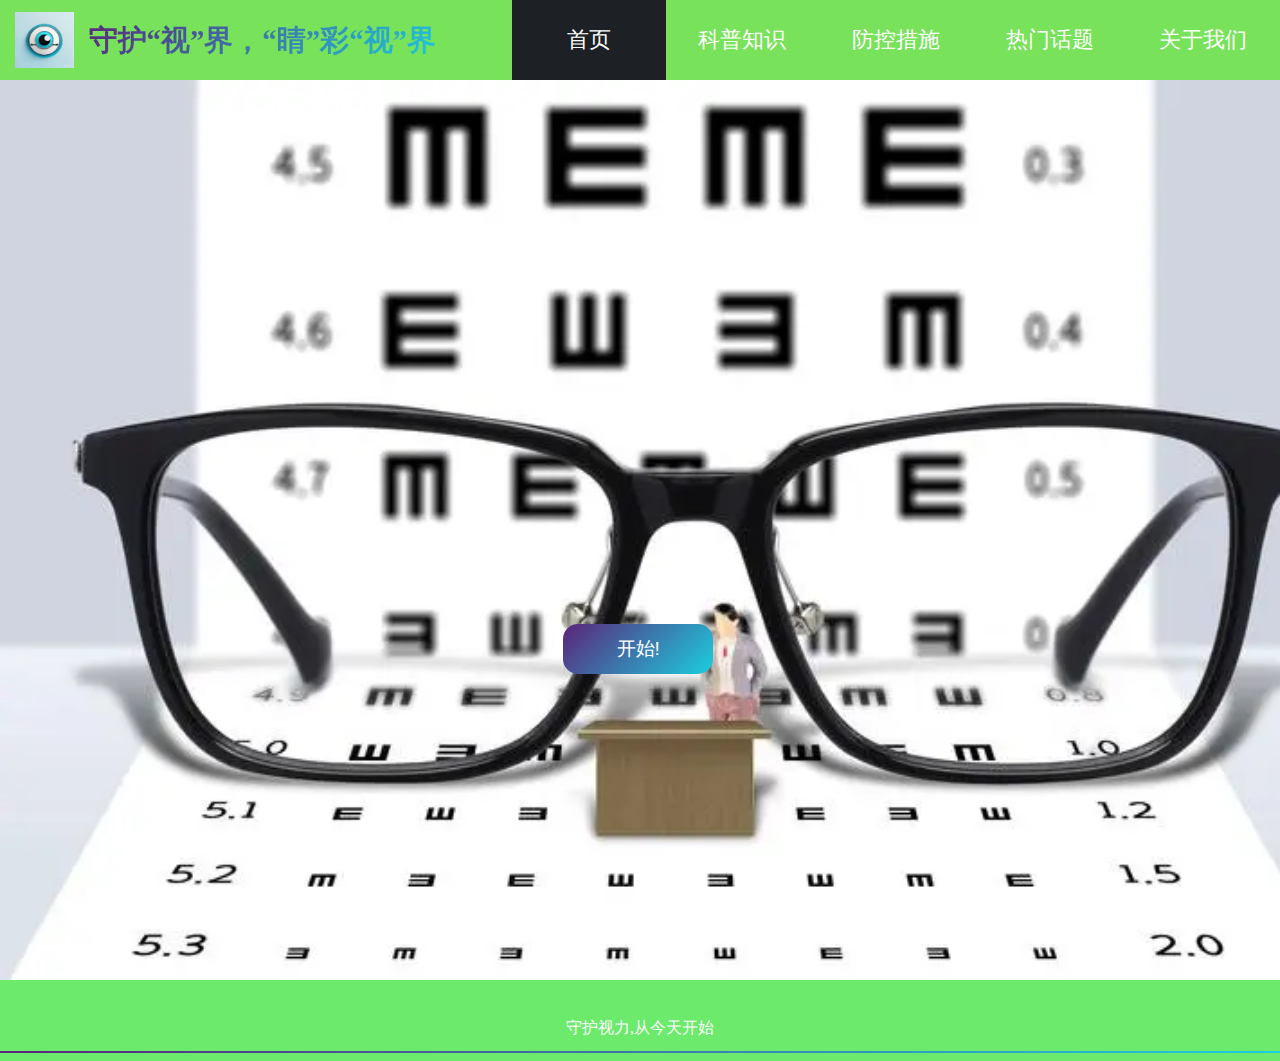
<file: 近视科普/src/index.html>
<!DOCTYPE html>
<html lang="en">
<head>
    <meta charset="UTF-8">
    <title>首页</title>
    <!--清空样式-->
    <link rel="stylesheet" href="./css/base/reset.css">
    <!--默认样式-->
    <link rel="stylesheet" href="./css/base/default.css">
    <!--index页-->
    <link rel="stylesheet" href="./css/index.css">
    <script src="./js/index.js"></script>
</head>
<body>

    <!--header-->
    <ast-header nav-selected="0"></ast-header>
    <script src="./js/ast-header.js"></script>

    <!--main-->
    
    <main style="background-image: url('./img/bg1.png');">
        <button id="start_btn">开始!</button>
    </main>

    <!--footer-->
    <ast-footer></ast-footer>
    <script src="js/ast-footer.js"></script>
</body>
</html>
</file>
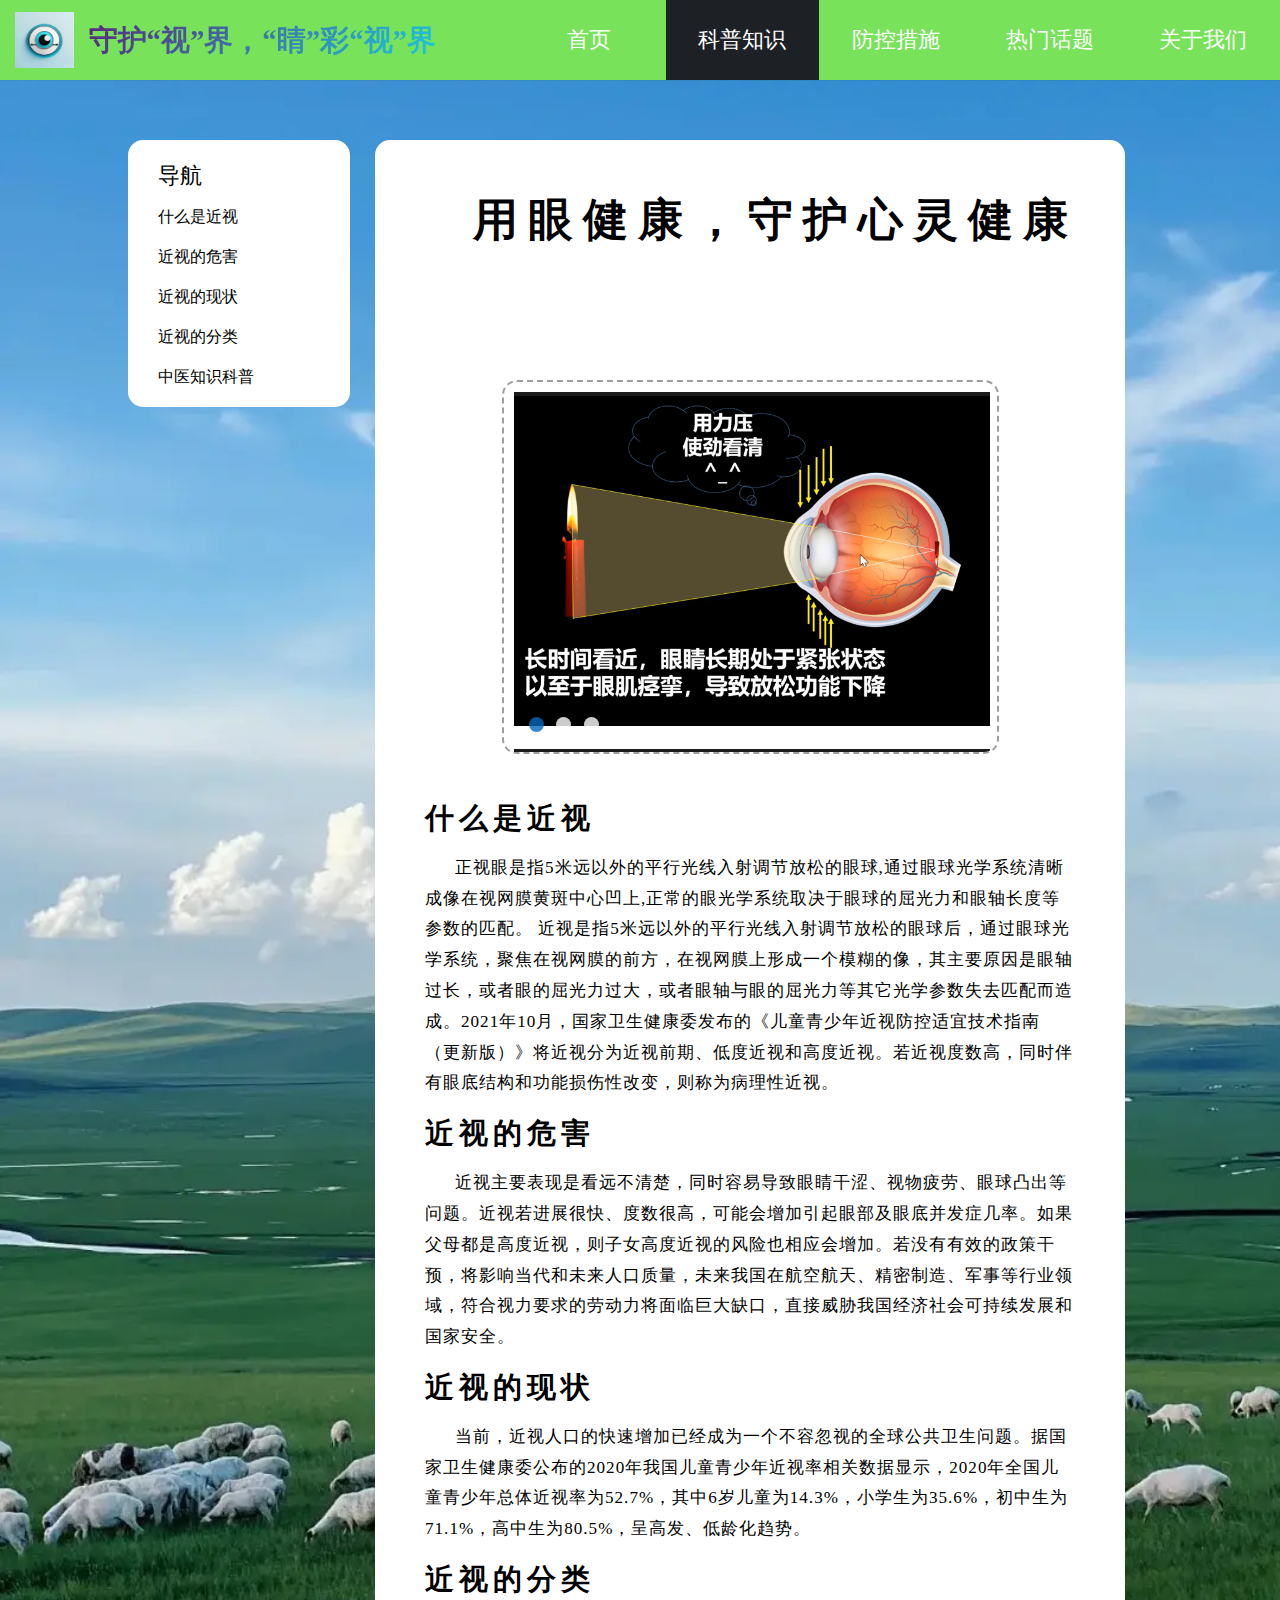
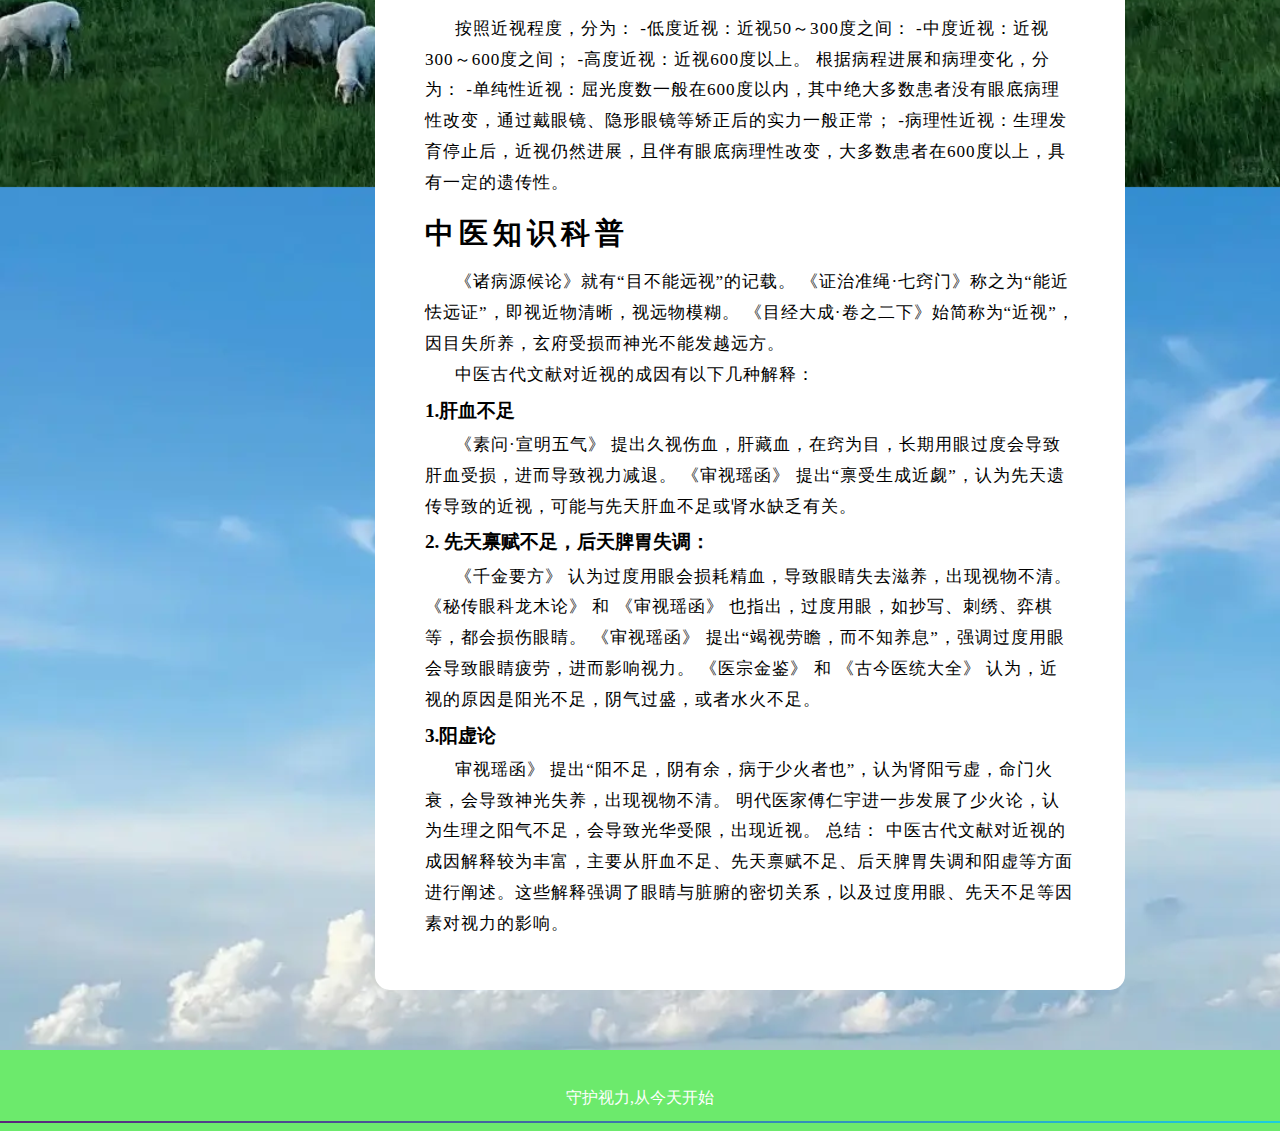
<file: 近视科普/src/nav1-page1.html>
<!DOCTYPE html>
<html lang="en">
<head>
    <meta charset="UTF-8">
    <title>用眼健康，守护心灵健康</title>
    <!--清空样式-->
    <link rel="stylesheet" href="css/base/reset.css">
    <!--默认样式-->
    <link rel="stylesheet" href="css/base/default.css">
    <!--容器样式-->
    <link rel="stylesheet" href="css/container.css">
    <!--内容区样式-->
    <link rel="stylesheet" href="css/content.css">
</head>
<body>
    <!--header-->
    <ast-header nav-selected="1"></ast-header>
    <script src="js/ast-header.js"></script>

    <!--main-->
    <main style="background-image: url('img/bg_container.jpg');">
        <div id="view_container">

            <!--侧边栏-->
            <div id="sidebar_container">
                <side-bar></side-bar>
            </div>

            <!--内容-->
            <div id="content_container">

                <!--标题-->
                <div id="content_title">用眼健康，守护心灵健康</div>

                <!--轮播图-->
                <carousel-image>
                    <img src="img/carousel/jinshi_1.png" alt="近视1" >
                    <img src="img/carousel/jinshi_2.png" alt="近视2" >
                    <img src="img/carousel/jinshi_3.png" alt="近视3" >
                </carousel-image>
                <script src="js/carousel-image.js"></script>

                <!--内容区-->
                <div id="content">
                    <h1>什么是近视</h1>
                        <p>
                            正视眼是指5米远以外的平行光线入射调节放松的眼球,通过眼球光学系统清晰成像在视网膜黄斑中心凹上,正常的眼光学系统取决于眼球的屈光力和眼轴长度等参数的匹配。                         近视是指5米远以外的平行光线入射调节放松的眼球后，通过眼球光学系统，聚焦在视网膜的前方，在视网膜上形成一个模糊的像，其主要原因是眼轴过长，或者眼的屈光力过大，或者眼轴与眼的屈光力等其它光学参数失去匹配而造成。2021年10月，国家卫生健康委发布的《儿童青少年近视防控适宜技术指南（更新版）》将近视分为近视前期、低度近视和高度近视。若近视度数高，同时伴有眼底结构和功能损伤性改变，则称为病理性近视。
                        </p>
                    <h1>近视的危害</h1>
                        <p>
                            近视主要表现是看远不清楚，同时容易导致眼睛干涩、视物疲劳、眼球凸出等问题。近视若进展很快、度数很高，可能会增加引起眼部及眼底并发症几率。如果父母都是高度近视，则子女高度近视的风险也相应会增加。若没有有效的政策干预，将影响当代和未来人口质量，未来我国在航空航天、精密制造、军事等行业领域，符合视力要求的劳动力将面临巨大缺口，直接威胁我国经济社会可持续发展和国家安全。
                        </p>
                    <h1>近视的现状</h1>
                        <p>
                            当前，近视人口的快速增加已经成为一个不容忽视的全球公共卫生问题。据国家卫生健康委公布的2020年我国儿童青少年近视率相关数据显示，2020年全国儿童青少年总体近视率为52.7%，其中6岁儿童为14.3%，小学生为35.6%，初中生为71.1%，高中生为80.5%，呈高发、低龄化趋势。
                        </p>
                    <h1>近视的分类</h1>
                        <P>
                                按照近视程度，分为：
                                -低度近视：近视50～300度之间：
                                -中度近视：近视300～600度之间；
                                -高度近视：近视600度以上。
                                根据病程进展和病理变化，分为：
                                -单纯性近视：屈光度数一般在600度以内，其中绝大多数患者没有眼底病理性改变，通过戴眼镜、隐形眼镜等矫正后的实力一般正常；
                                -病理性近视：生理发育停止后，近视仍然进展，且伴有眼底病理性改变，大多数患者在600度以上，具有一定的遗传性。
                        </P>
                    <h1>中医知识科普</h1>
                        <p>
                            《诸病源候论》就有“目不能远视”的记载。 《证治准绳·七窍门》称之为“能近怯远证”，即视近物清晰，视远物模糊。 《目经大成·卷之二下》始简称为“近视”，因目失所养，玄府受损而神光不能发越远方。
                        </p>
                        <p>
                            中医古代文献对近视的成因有以下几种解释：
                        </p>
                        <h2>1.肝血不足</h2>
                            <p>
                            《素问·宣明五气》 提出久视伤血，肝藏血，在窍为目，长期用眼过度会导致肝血受损，进而导致视力减退。
                            《审视瑶函》 提出“禀受生成近觑”，认为先天遗传导致的近视，可能与先天肝血不足或肾水缺乏有关。
                            </p>
                        <h2>2. 先天禀赋不足，后天脾胃失调：</h2>
                            <p>
                                《千金要方》 认为过度用眼会损耗精血，导致眼睛失去滋养，出现视物不清。
                                《秘传眼科龙木论》 和 《审视瑶函》 也指出，过度用眼，如抄写、刺绣、弈棋等，都会损伤眼睛。
                                《审视瑶函》 提出“竭视劳瞻，而不知养息”，强调过度用眼会导致眼睛疲劳，进而影响视力。
                                《医宗金鉴》 和 《古今医统大全》 认为，近视的原因是阳光不足，阴气过盛，或者水火不足。
                            </p>
                        <h2>3.阳虚论</h2>
                            <p>
                                审视瑶函》 提出“阳不足，阴有余，病于少火者也”，认为肾阳亏虚，命门火衰，会导致神光失养，出现视物不清。
                                明代医家傅仁宇进一步发展了少火论，认为生理之阳气不足，会导致光华受限，出现近视。
                                总结：
                                中医古代文献对近视的成因解释较为丰富，主要从肝血不足、先天禀赋不足、后天脾胃失调和阳虚等方面进行阐述。这些解释强调了眼睛与脏腑的密切关系，以及过度用眼、先天不足等因素对视力的影响。
                            </p>
                </div>
            </div>

            <!--动态设置侧边栏-->
            <script src="js/content.js"></script>
            <!--设置后渲染标签-->
            <script src="js/sidebar.js"></script>
        </div>
    </main>

    <!--footer-->
    <ast-footer></ast-footer>
    <script src="js/ast-footer.js"></script>
</body>
</html>
</file>
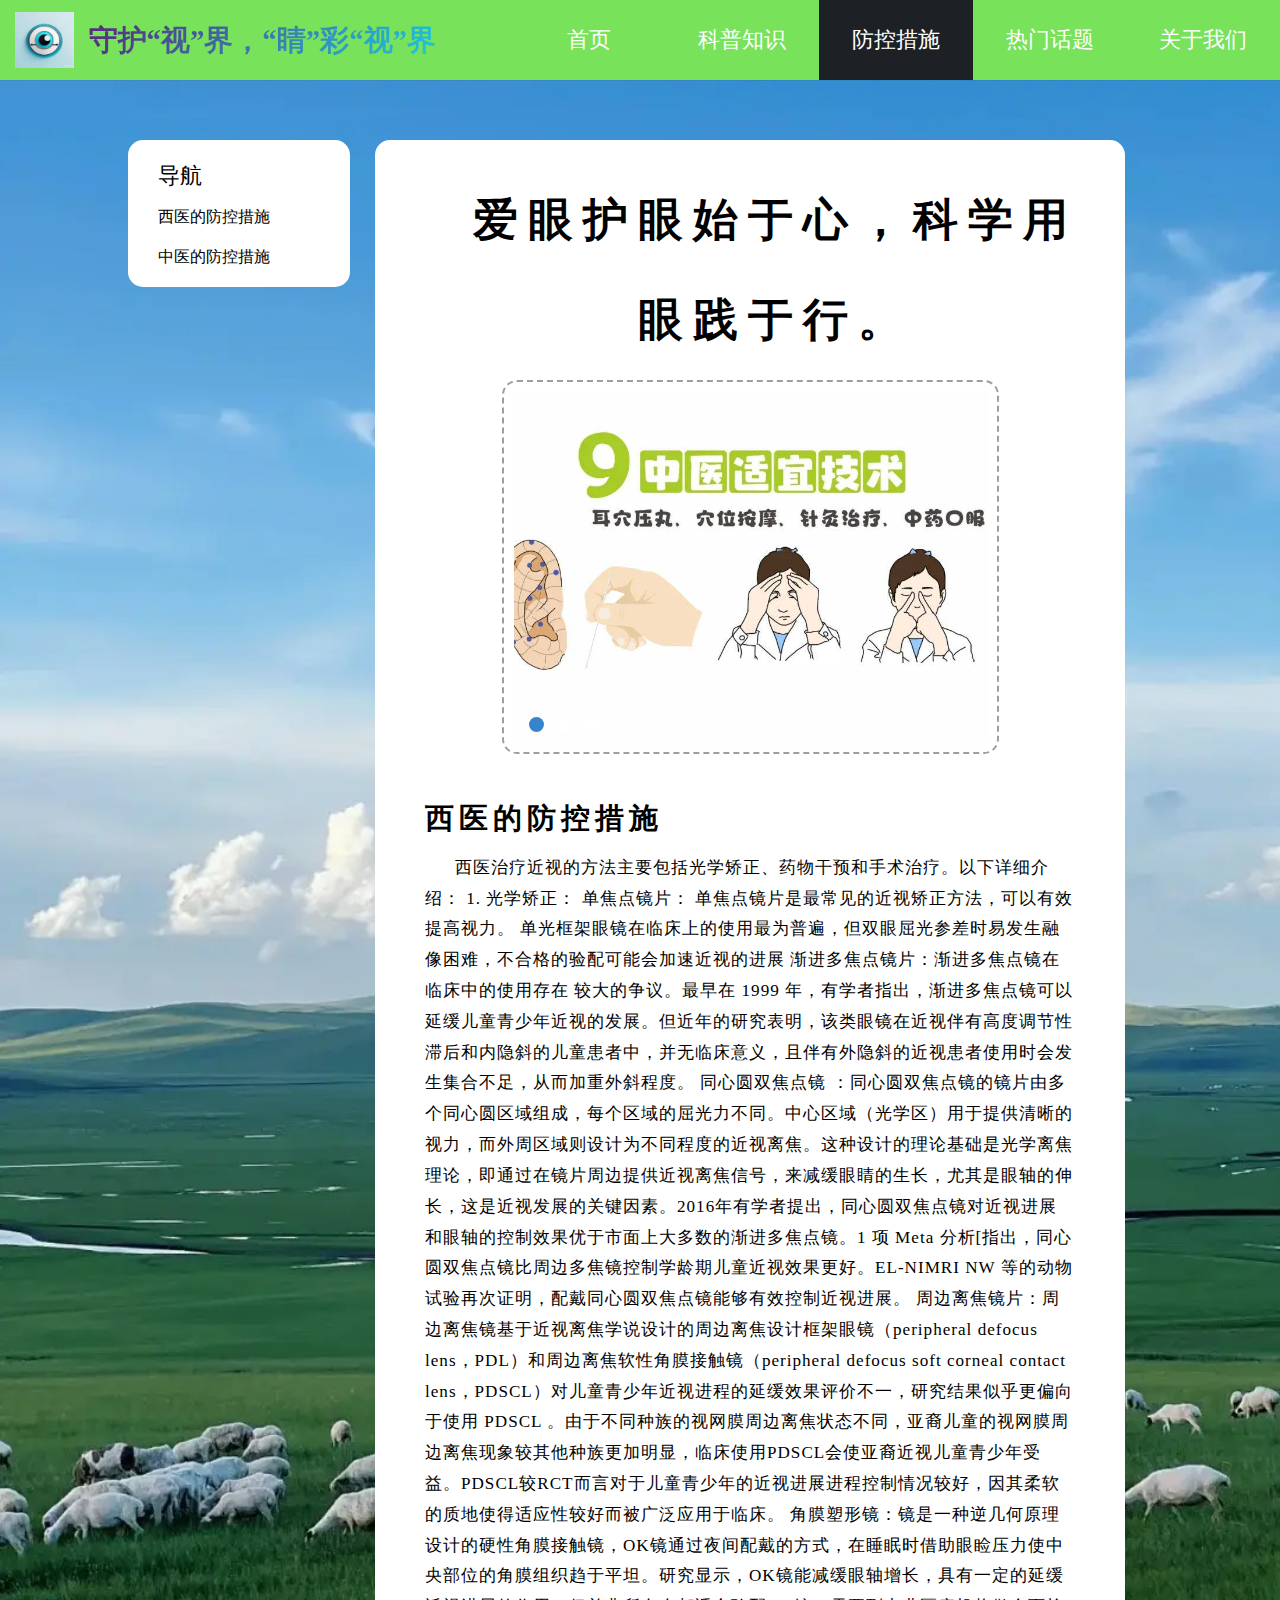
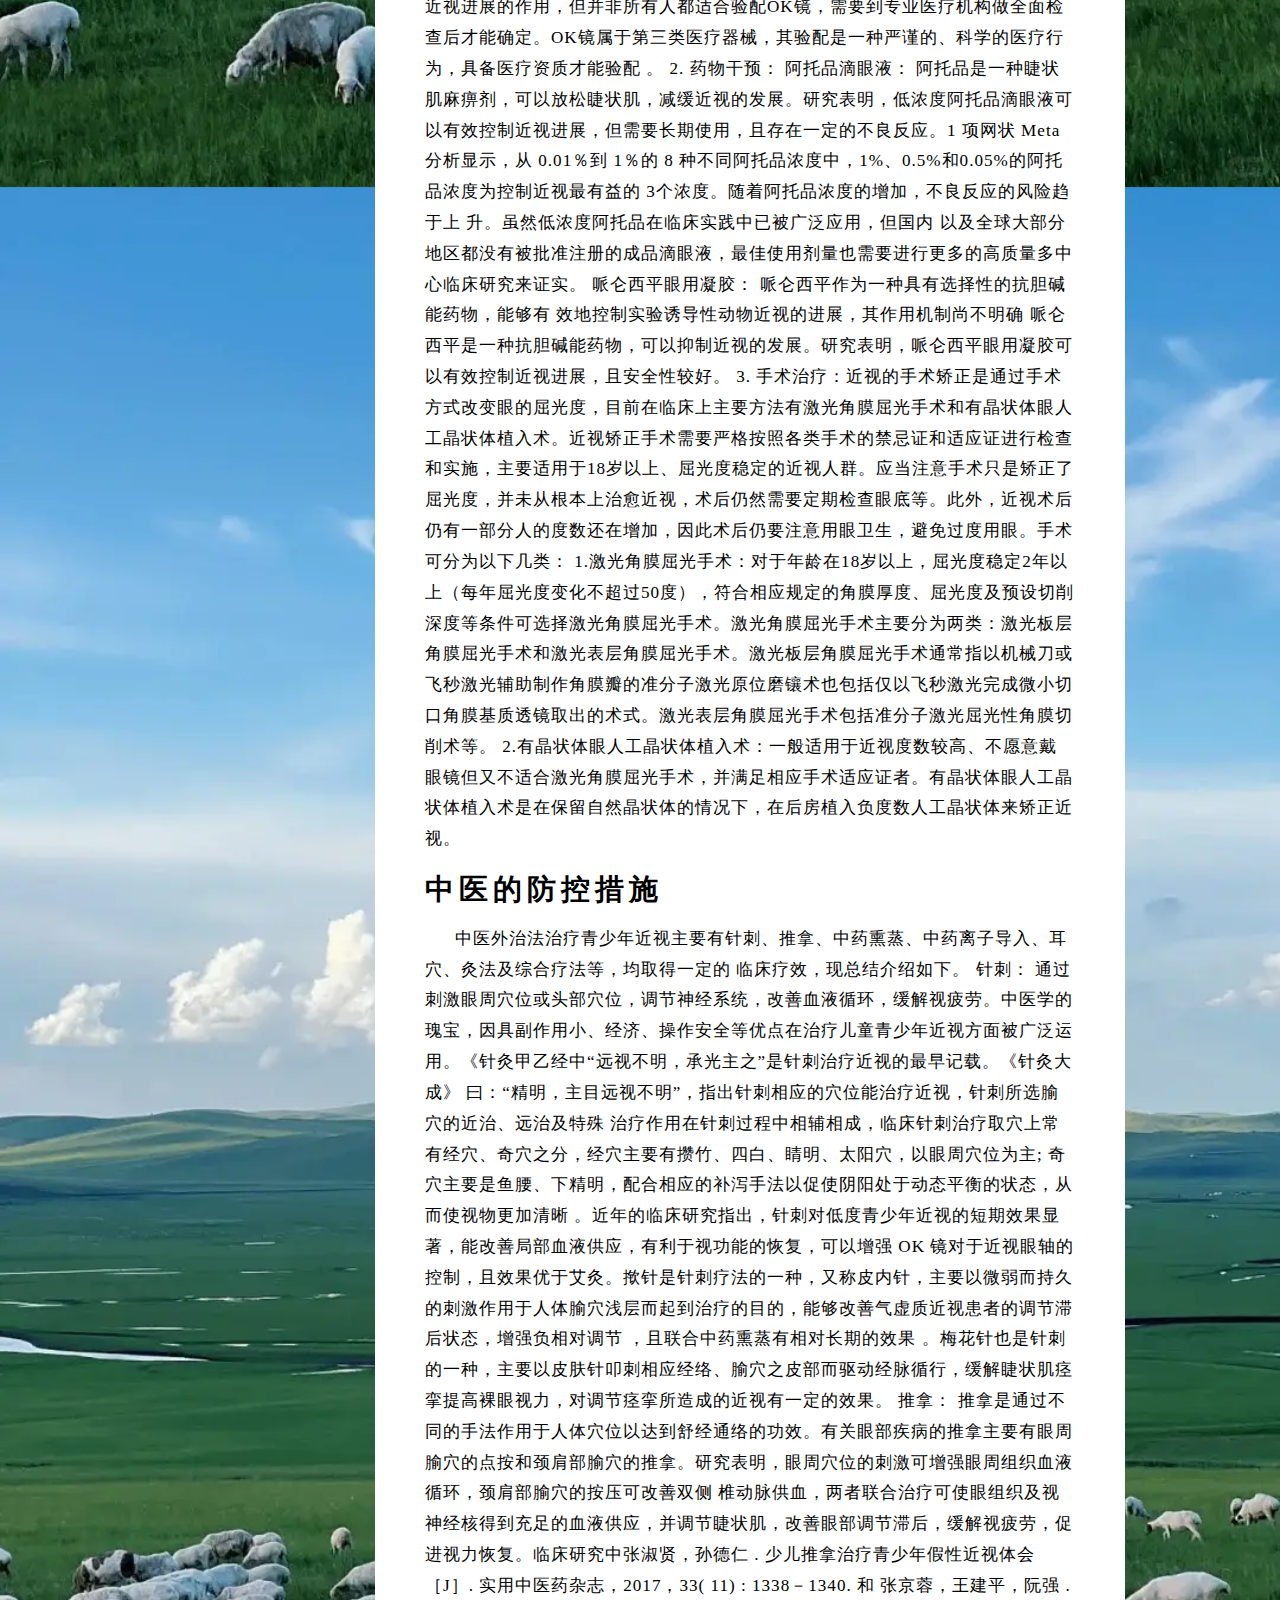
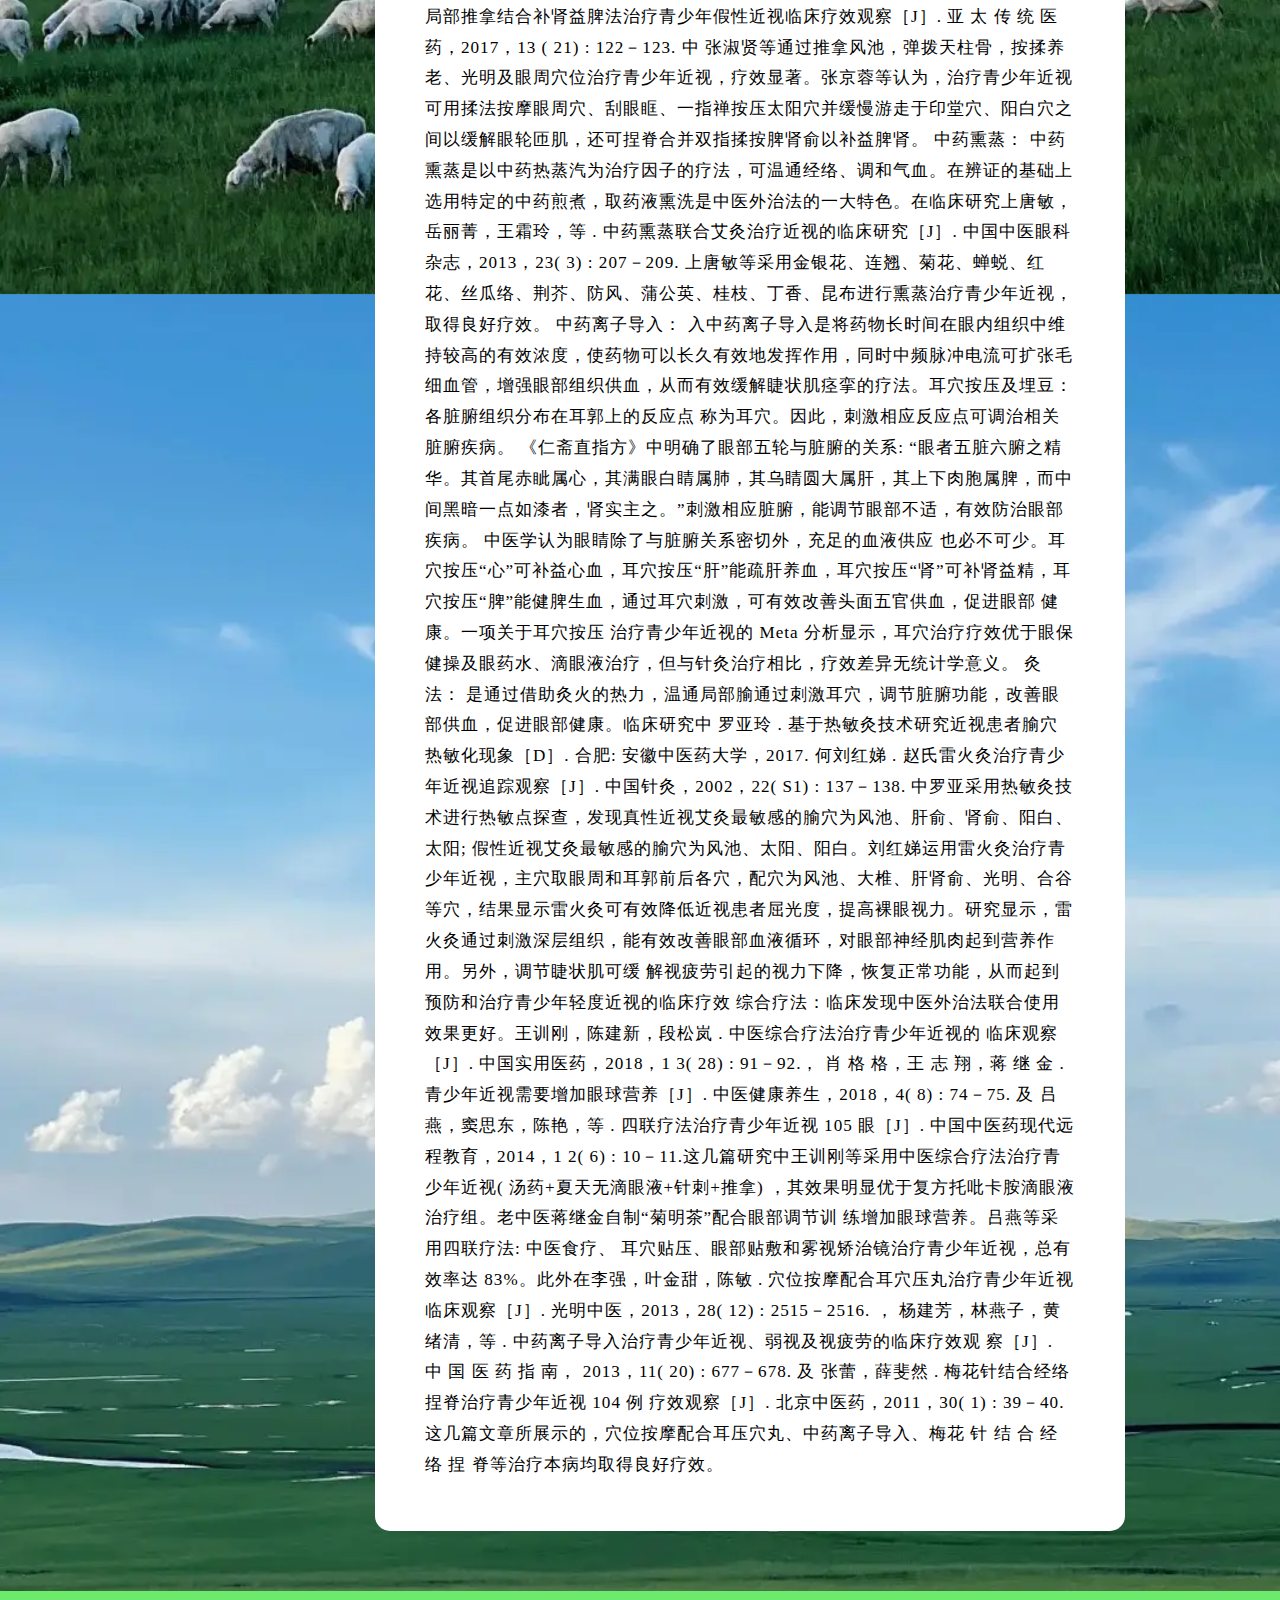
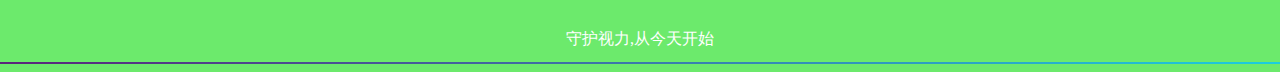
<file: 近视科普/src/nav2-page1.html>
<!DOCTYPE html>
<html lang="en">
<head>
    <meta charset="UTF-8">
    <title>防控措施</title>
    <!--清空样式-->
    <link rel="stylesheet" href="css/base/reset.css">
    <!--默认样式-->
    <link rel="stylesheet" href="css/base/default.css">
    <!--容器样式-->
    <link rel="stylesheet" href="css/container.css">
    <!--内容区样式-->
    <link rel="stylesheet" href="css/content.css">
</head>
<body>
    <!--header-->
    <ast-header nav-selected="2"></ast-header>
    <script src="js/ast-header.js"></script>

    <!--main-->
    <main style="background-image: url('img/bg_container.jpg');">
        <div id="view_container">

            <!--侧边栏-->
            <div id="sidebar_container">
                <side-bar></side-bar>
            </div>

            <div id="content_container">

                <!--标题-->
                <div id="content_title">爱眼护眼始于心，科学用眼践于行。</div>

                <!--轮播图-->
                <carousel-image>
                    <img src="img/carousel/fangkong_1.png" alt="防控1">
                    <img src="img/carousel/fangkong_2.png" alt="防控2">
                    <img src="img/carousel/fangkong_3.png" alt="防控3">
                </carousel-image>
                <script src="js/carousel-image.js"></script>

                <!--内容区-->
                <div id="content">
                    <h1>西医的防控措施</h1>
                        <p>
                            西医治疗近视的方法主要包括光学矫正、药物干预和手术治疗。以下详细介绍：
                            1. 光学矫正：
                            单焦点镜片： 单焦点镜片是最常见的近视矫正方法，可以有效提高视力。 单光框架眼镜在临床上的使用最为普遍，但双眼屈光参差时易发生融像困难，不合格的验配可能会加速近视的进展
                            渐进多焦点镜片：渐进多焦点镜在临床中的使用存在 较大的争议。最早在 1999 年，有学者指出，渐进多焦点镜可以延缓儿童青少年近视的发展。但近年的研究表明，该类眼镜在近视伴有高度调节性滞后和内隐斜的儿童患者中，并无临床意义，且伴有外隐斜的近视患者使用时会发生集合不足，从而加重外斜程度。
                            同心圆双焦点镜 ：同心圆双焦点镜的镜片由多个同心圆区域组成，每个区域的屈光力不同。中心区域（光学区）用于提供清晰的视力，而外周区域则设计为不同程度的近视离焦。这种设计的理论基础是光学离焦理论，即通过在镜片周边提供近视离焦信号，来减缓眼睛的生长，尤其是眼轴的伸长，这是近视发展的关键因素。2016年有学者提出，同心圆双焦点镜对近视进展和眼轴的控制效果优于市面上大多数的渐进多焦点镜。1 项 Meta 分析[指出，同心圆双焦点镜比周边多焦镜控制学龄期儿童近视效果更好。EL-NIMRI NW 等的动物试验再次证明，配戴同心圆双焦点镜能够有效控制近视进展。 
                            周边离焦镜片：周边离焦镜基于近视离焦学说设计的周边离焦设计框架眼镜（peripheral defocus lens，PDL）和周边离焦软性角膜接触镜（peripheral defocus soft corneal contact lens，PDSCL）对儿童青少年近视进程的延缓效果评价不一，研究结果似乎更偏向于使用 PDSCL 。由于不同种族的视网膜周边离焦状态不同，亚裔儿童的视网膜周边离焦现象较其他种族更加明显，临床使用PDSCL会使亚裔近视儿童青少年受益。PDSCL较RCT而言对于儿童青少年的近视进展进程控制情况较好，因其柔软的质地使得适应性较好而被广泛应用于临床。
                            角膜塑形镜：镜是一种逆几何原理设计的硬性角膜接触镜，OK镜通过夜间配戴的方式，在睡眠时借助眼睑压力使中央部位的角膜组织趋于平坦。研究显示，OK镜能减缓眼轴增长，具有一定的延缓近视进展的作用，但并非所有人都适合验配OK镜，需要到专业医疗机构做全面检查后才能确定。OK镜属于第三类医疗器械，其验配是一种严谨的、科学的医疗行为，具备医疗资质才能验配 。
                            2. 药物干预：
                            阿托品滴眼液： 阿托品是一种睫状肌麻痹剂，可以放松睫状肌，减缓近视的发展。研究表明，低浓度阿托品滴眼液可以有效控制近视进展，但需要长期使用，且存在一定的不良反应。1 项网状 Meta 分析显示，从 0.01％到 1％的 8 种不同阿托品浓度中，1%、0.5%和0.05%的阿托品浓度为控制近视最有益的 3个浓度。随着阿托品浓度的增加，不良反应的风险趋于上 升。虽然低浓度阿托品在临床实践中已被广泛应用，但国内 以及全球大部分地区都没有被批准注册的成品滴眼液，最佳使用剂量也需要进行更多的高质量多中心临床研究来证实。
                            哌仑西平眼用凝胶： 哌仑西平作为一种具有选择性的抗胆碱能药物，能够有 效地控制实验诱导性动物近视的进展，其作用机制尚不明确
                            哌仑西平是一种抗胆碱能药物，可以抑制近视的发展。研究表明，哌仑西平眼用凝胶可以有效控制近视进展，且安全性较好。
                            3. 手术治疗：近视的手术矫正是通过手术方式改变眼的屈光度，目前在临床上主要方法有激光角膜屈光手术和有晶状体眼人工晶状体植入术。近视矫正手术需要严格按照各类手术的禁忌证和适应证进行检查和实施，主要适用于18岁以上、屈光度稳定的近视人群。应当注意手术只是矫正了屈光度，并未从根本上治愈近视，术后仍然需要定期检查眼底等。此外，近视术后仍有一部分人的度数还在增加，因此术后仍要注意用眼卫生，避免过度用眼。手术可分为以下几类：
                                1.激光角膜屈光手术：对于年龄在18岁以上，屈光度稳定2年以上（每年屈光度变化不超过50度），符合相应规定的角膜厚度、屈光度及预设切削深度等条件可选择激光角膜屈光手术。激光角膜屈光手术主要分为两类：激光板层角膜屈光手术和激光表层角膜屈光手术。激光板层角膜屈光手术通常指以机械刀或飞秒激光辅助制作角膜瓣的准分子激光原位磨镶术也包括仅以飞秒激光完成微小切口角膜基质透镜取出的术式。激光表层角膜屈光手术包括准分子激光屈光性角膜切削术等。
                                2.有晶状体眼人工晶状体植入术：一般适用于近视度数较高、不愿意戴眼镜但又不适合激光角膜屈光手术，并满足相应手术适应证者。有晶状体眼人工晶状体植入术是在保留自然晶状体的情况下，在后房植入负度数人工晶状体来矫正近视。
                        </p>
                        
                    <h1>中医的防控措施</h1>
                        <p>
                            中医外治法治疗青少年近视主要有针刺、推拿、中药熏蒸、中药离子导入、耳穴、灸法及综合疗法等，均取得一定的 临床疗效，现总结介绍如下。
                            针刺： 通过刺激眼周穴位或头部穴位，调节神经系统，改善血液循环，缓解视疲劳。中医学的瑰宝，因具副作用小、经济、操作安全等优点在治疗儿童青少年近视方面被广泛运用。《针灸甲乙经中“远视不明，承光主之”是针刺治疗近视的最早记载。《针灸大成》 曰：“精明，主目远视不明”，指出针刺相应的穴位能治疗近视，针刺所选腧穴的近治、远治及特殊 治疗作用在针刺过程中相辅相成，临床针刺治疗取穴上常有经穴、奇穴之分，经穴主要有攒竹、四白、睛明、太阳穴，以眼周穴位为主; 奇穴主要是鱼腰、下精明，配合相应的补泻手法以促使阴阳处于动态平衡的状态，从而使视物更加清晰 。近年的临床研究指出，针刺对低度青少年近视的短期效果显著，能改善局部血液供应，有利于视功能的恢复，可以增强 OK 镜对于近视眼轴的控制，且效果优于艾灸。揿针是针刺疗法的一种，又称皮内针，主要以微弱而持久的刺激作用于人体腧穴浅层而起到治疗的目的，能够改善气虚质近视患者的调节滞后状态，增强负相对调节 ，且联合中药熏蒸有相对长期的效果 。梅花针也是针刺的一种，主要以皮肤针叩刺相应经络、腧穴之皮部而驱动经脉循行，缓解睫状肌痉挛提高裸眼视力，对调节痉挛所造成的近视有一定的效果。 
                            推拿： 推拿是通过不同的手法作用于人体穴位以达到舒经通络的功效。有关眼部疾病的推拿主要有眼周腧穴的点按和颈肩部腧穴的推拿。研究表明，眼周穴位的刺激可增强眼周组织血液循环，颈肩部腧穴的按压可改善双侧 椎动脉供血，两者联合治疗可使眼组织及视神经核得到充足的血液供应，并调节睫状肌，改善眼部调节滞后，缓解视疲劳，促进视力恢复。临床研究中张淑贤，孙德仁 . 少儿推拿治疗青少年假性近视体会［J］. 实用中医药杂志，2017，33( 11) : 1338－1340. 和 张京蓉，王建平，阮强 . 局部推拿结合补肾益脾法治疗青少年假性近视临床疗效观察［J］. 亚 太 传 统 医 药，2017，13 ( 21) : 122－123. 中
                            张淑贤等通过推拿风池，弹拨天柱骨，按揉养老、光明及眼周穴位治疗青少年近视，疗效显著。张京蓉等认为，治疗青少年近视可用揉法按摩眼周穴、刮眼眶、一指禅按压太阳穴并缓慢游走于印堂穴、阳白穴之间以缓解眼轮匝肌，还可捏脊合并双指揉按脾肾俞以补益脾肾。
                            中药熏蒸： 中药熏蒸是以中药热蒸汽为治疗因子的疗法，可温通经络、调和气血。在辨证的基础上选用特定的中药煎煮，取药液熏洗是中医外治法的一大特色。在临床研究上唐敏，岳丽菁，王霜玲，等 . 中药熏蒸联合艾灸治疗近视的临床研究［J］. 中国中医眼科杂志，2013，23( 3) : 207－209. 上唐敏等采用金银花、连翘、菊花、蝉蜕、红花、丝瓜络、荆芥、防风、蒲公英、桂枝、丁香、昆布进行熏蒸治疗青少年近视，取得良好疗效。
                            中药离子导入： 入中药离子导入是将药物长时间在眼内组织中维持较高的有效浓度，使药物可以长久有效地发挥作用，同时中频脉冲电流可扩张毛细血管，增强眼部组织供血，从而有效缓解睫状肌痉挛的疗法。耳穴按压及埋豆：各脏腑组织分布在耳郭上的反应点 称为耳穴。因此，刺激相应反应点可调治相关脏腑疾病。 《仁斋直指方》中明确了眼部五轮与脏腑的关系: “眼者五脏六腑之精华。其首尾赤眦属心，其满眼白睛属肺，其乌睛圆大属肝，其上下肉胞属脾，而中间黑暗一点如漆者，肾实主之。”刺激相应脏腑，能调节眼部不适，有效防治眼部疾病。 中医学认为眼睛除了与脏腑关系密切外，充足的血液供应 也必不可少。耳穴按压“心”可补益心血，耳穴按压“肝”能疏肝养血，耳穴按压“肾”可补肾益精，耳穴按压“脾”能健脾生血，通过耳穴刺激，可有效改善头面五官供血，促进眼部 
                            健康。一项关于耳穴按压 治疗青少年近视的 Meta 分析显示，耳穴治疗疗效优于眼保 健操及眼药水、滴眼液治疗，但与针灸治疗相比，疗效差异无统计学意义。

                            灸法： 是通过借助灸火的热力，温通局部腧通过刺激耳穴，调节脏腑功能，改善眼部供血，促进眼部健康。临床研究中 罗亚玲 . 基于热敏灸技术研究近视患者腧穴热敏化现象［D］. 合肥: 安徽中医药大学，2017. 何刘红娣 . 赵氏雷火灸治疗青少年近视追踪观察［J］. 中国针灸，2002，22( S1) : 137－138. 中罗亚采用热敏灸技术进行热敏点探查，发现真性近视艾灸最敏感的腧穴为风池、肝俞、肾俞、阳白、太阳; 假性近视艾灸最敏感的腧穴为风池、太阳、阳白。刘红娣运用雷火灸治疗青少年近视，主穴取眼周和耳郭前后各穴，配穴为风池、大椎、肝肾俞、光明、合谷等穴，结果显示雷火灸可有效降低近视患者屈光度，提高裸眼视力。研究显示，雷火灸通过刺激深层组织，能有效改善眼部血液循环，对眼部神经肌肉起到营养作用。另外，调节睫状肌可缓 解视疲劳引起的视力下降，恢复正常功能，从而起到预防和治疗青少年轻度近视的临床疗效
                            综合疗法：临床发现中医外治法联合使用效果更好。王训刚，陈建新，段松岚 . 中医综合疗法治疗青少年近视的 临床观察［J］. 中国实用医药，2018，1
                            3( 28) : 91－92.， 肖 格 格，王 志 翔，蒋 继 金 . 青少年近视需要增加眼球营养［J］. 中医健康养生，2018，4( 8) : 74－75. 及 吕燕，窦思东，陈艳，等 . 四联疗法治疗青少年近视 105 眼［J］. 中国中医药现代远程教育，2014，1
                            2( 6) : 10－11.这几篇研究中王训刚等采用中医综合疗法治疗青少年近视( 汤药+夏天无滴眼液+针刺+推拿) ，其效果明显优于复方托吡卡胺滴眼液治疗组。老中医蒋继金自制“菊明茶”配合眼部调节训 练增加眼球营养。吕燕等采用四联疗法: 中医食疗、 耳穴贴压、眼部贴敷和雾视矫治镜治疗青少年近视，总有效率达 83%。此外在李强，叶金甜，陈敏 . 穴位按摩配合耳穴压丸治疗青少年近视临床观察［J］. 光明中医，2013，28( 12) : 2515－2516. ， 杨建芳，林燕子，黄绪清，等 . 中药离子导入治疗青少年近视、弱视及视疲劳的临床疗效观 察［J］. 中 国 医 药 指 南， 2013，11( 20) : 677－678. 及 张蕾，薛斐然 . 梅花针结合经络捏脊治疗青少年近视 104 例 疗效观察［J］. 北京中医药，2011，30( 1) : 39－40.这几篇文章所展示的，穴位按摩配合耳压穴丸、中药离子导入、梅花 针 结 合 经 络 捏 脊等治疗本病均取得良好疗效。
                        </p>
                </div>
            </div>
            <script src="js/content.js"></script>
            <script src="js/sidebar.js"></script>
        </div>
    </main>

    <!--footer-->
    <ast-footer></ast-footer>
    <script src="js/ast-footer.js"></script>
</body>
</html>
</file>
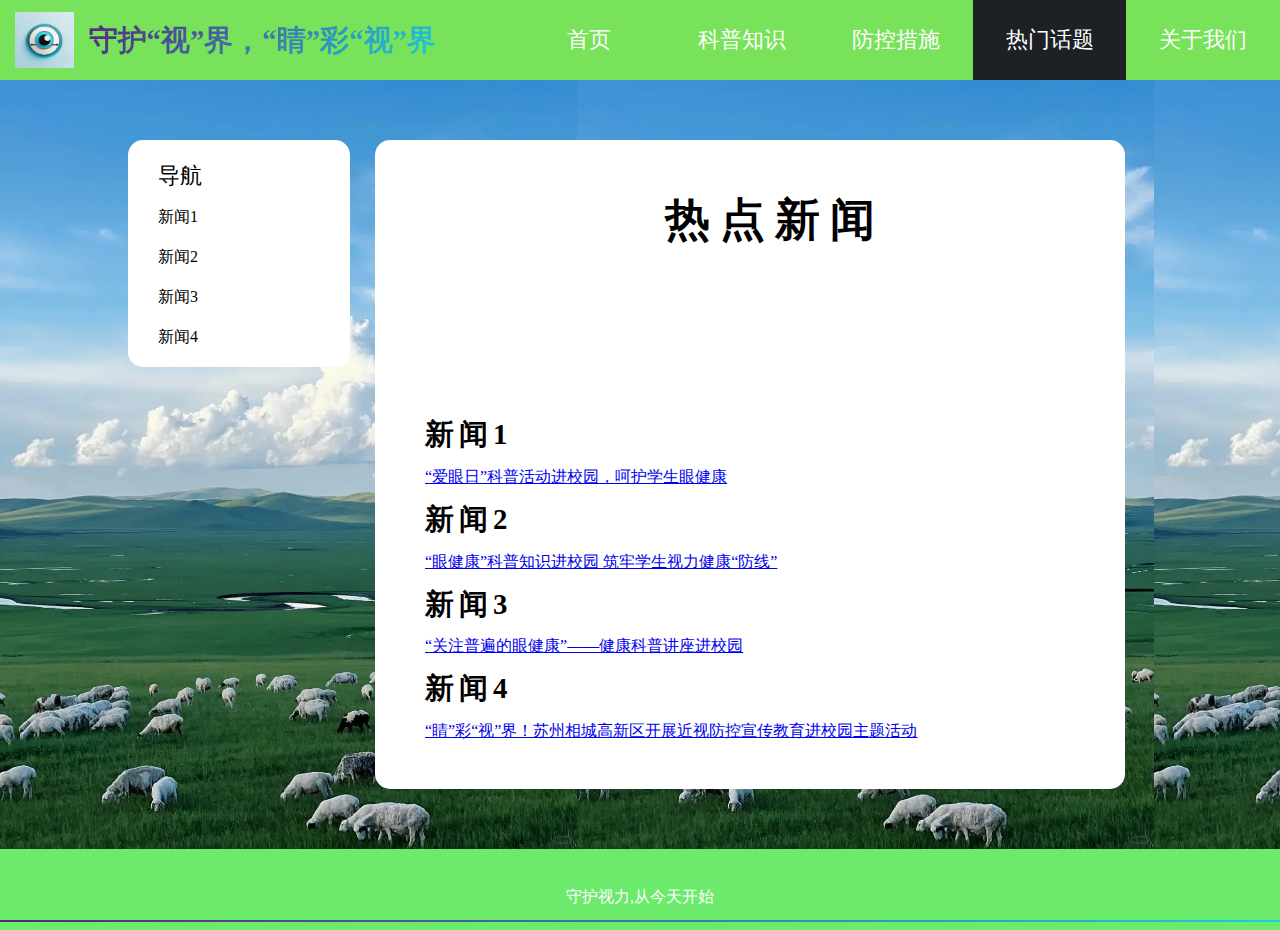
<file: 近视科普/src/nav3-page1.html>
<!DOCTYPE html>
<html lang="en">
<head>
    <meta charset="UTF-8">
    <title>热门话题</title>
    <!--清空样式-->
    <link rel="stylesheet" href="css/base/reset.css">
    <!--默认样式-->
    <link rel="stylesheet" href="css/base/default.css">
    <!--容器样式-->
    <link rel="stylesheet" href="css/container.css">
    <!--内容区样式-->
    <link rel="stylesheet" href="css/content.css">

</head>
<body>
    <!--header-->
    <ast-header nav-selected="3"></ast-header>
    <script src="js/ast-header.js"></script>

    <!--main-->
    <main style="background-image: url('img/bg_container.jpg');">
        <div id="view_container">

            <!--侧边栏-->
            <div id="sidebar_container">
                <side-bar></side-bar>
            </div>

            <div id="content_container">

                <!--标题-->
                <div id="content_title">热点新闻</div>
                <div id="content">
                    <h1>新闻1</h1>
                        <a href="https://mp.weixin.qq.com/s?__biz=MjM5MTA4NzgxNA==&mid=2651506124&idx=3&sn=8ae5085558d3ae64a1a9f5964cbe6064&chksm=bd4488658a330173fd1e8edc67c900e3566e1a5fcbb9161b8dba2f9ae7762fe4d45f0e08e473&scene=27">“爱眼日”科普活动进校园，呵护学生眼健康</a>

                    <h1>新闻2</h1>
                        <a href="http://gz.news.cn/20240627/7f47ac573f9a470abe5a29aa6ba0ac72/c.html">“眼健康”科普知识进校园 筑牢学生视力健康“防线”</a>
                
                    
                    <h1>新闻3</h1>
                        <a href="https://www.jntimes.cn/jsdt/sz/202406/t20240606_8307217.shtml">“关注普遍的眼健康”——健康科普讲座进校园</a>


                
                    <h1>新闻4</h1>
                        <a href="https://baijiahao.baidu.com/s?id=1811155335430833680&wfr=spider&for=pc">“睛”彩“视”界！苏州相城高新区开展近视防控宣传教育进校园主题活动</a>
                    
                    </div>
                    
                </div>
            </div>
            <script src="js/content.js"></script>
            <script src="js/sidebar.js"></script>
        </div>
    </main>

    <!--footer-->
    <ast-footer></ast-footer>
    <script src="js/ast-footer.js"></script>
</body>
</html>
</file>
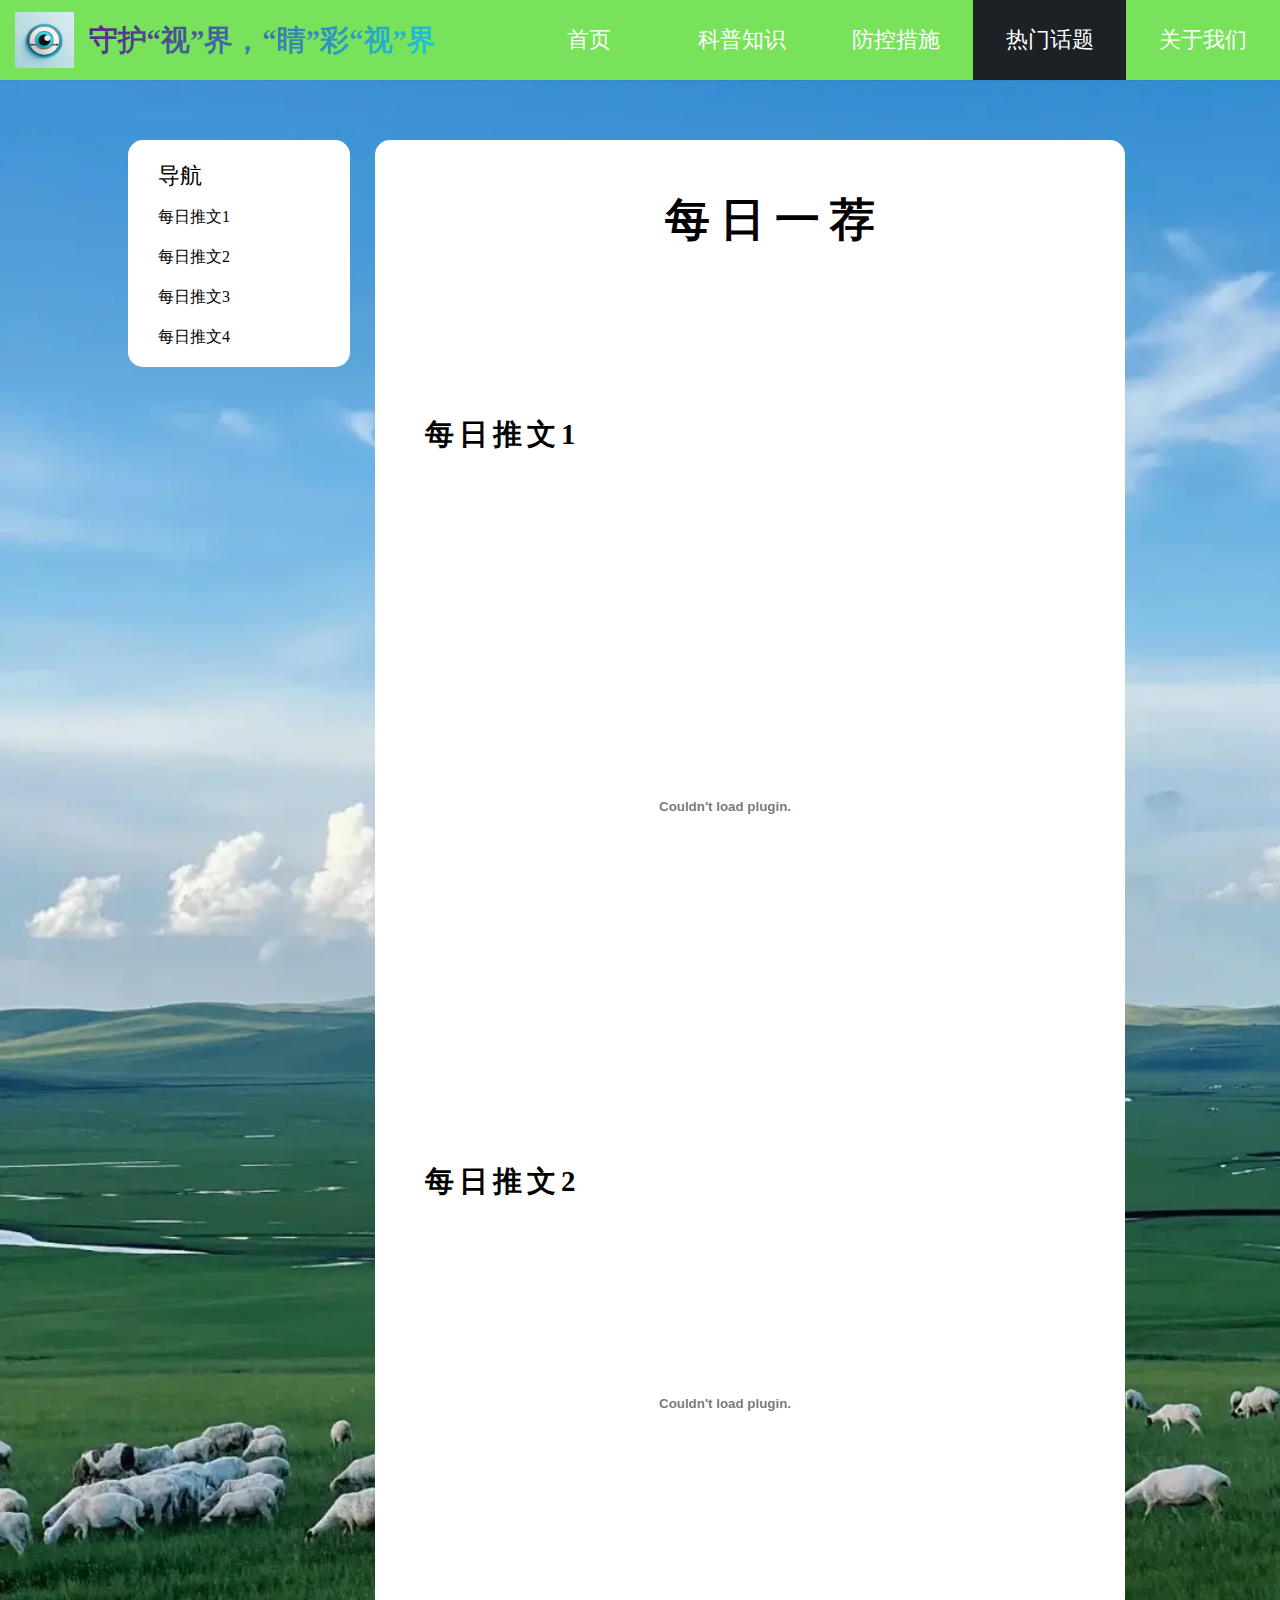
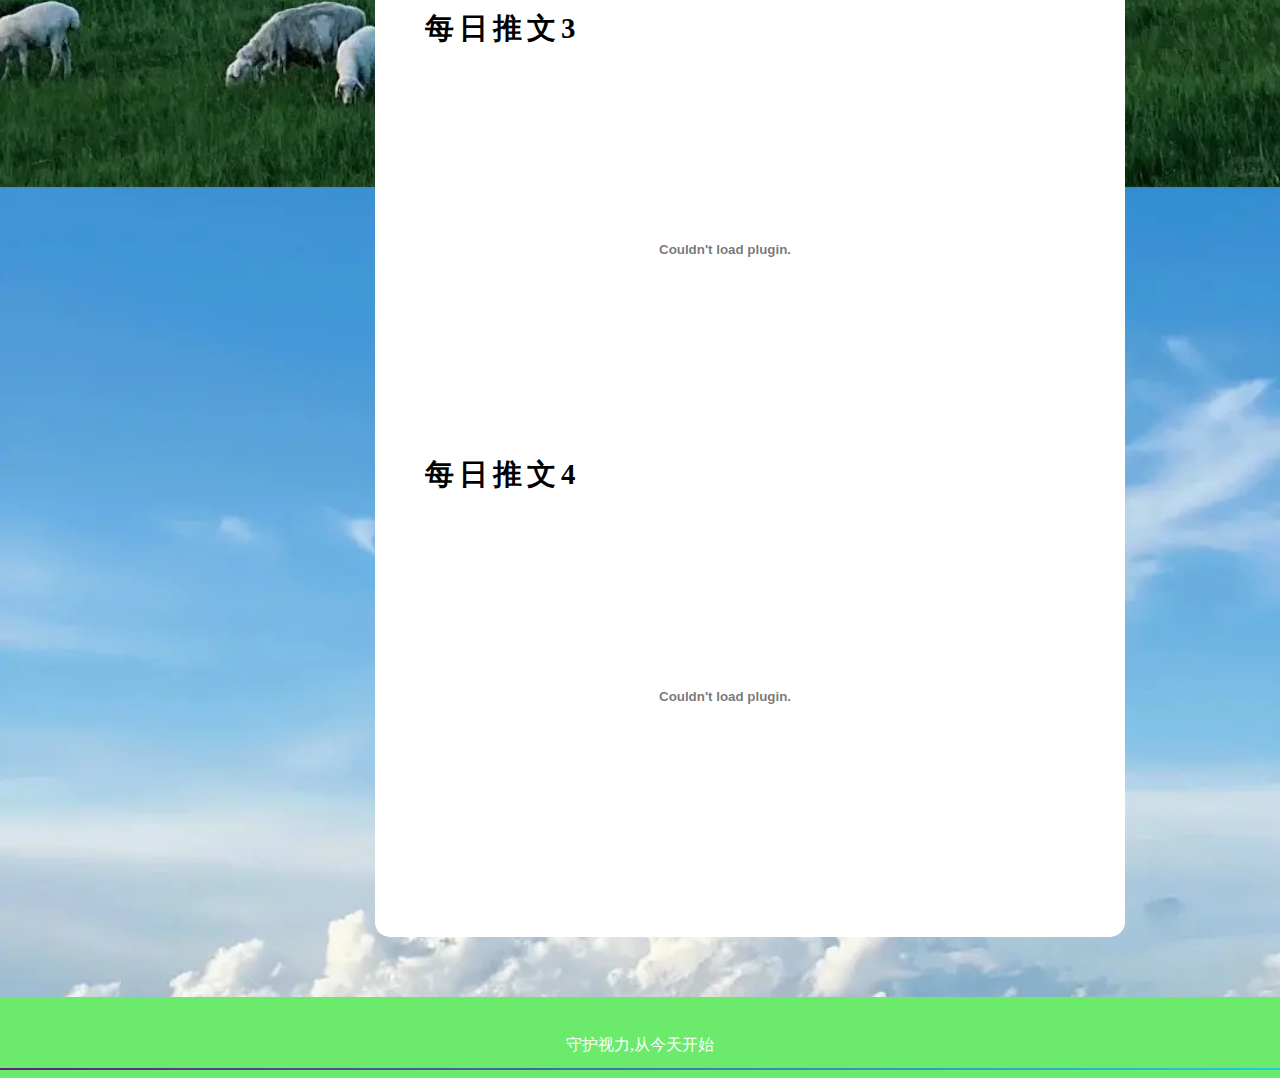
<file: 近视科普/src/nav3-page2.html>
<!DOCTYPE html>
<html lang="en">
<head>
    <meta charset="UTF-8">
    <title>热门话题</title>
    <!--清空样式-->
    <link rel="stylesheet" href="css/base/reset.css">
    <!--默认样式-->
    <link rel="stylesheet" href="css/base/default.css">
    <!--容器样式-->
    <link rel="stylesheet" href="css/container.css">
    <!--内容区样式-->
    <link rel="stylesheet" href="css/content.css">
</head>
<body>
    <!--header-->
    <ast-header nav-selected="3"></ast-header>
    <script src="js/ast-header.js"></script>

    <!--main-->
    <main style="background-image: url('img/bg_container.jpg');">
        <div id="view_container">

            <!--侧边栏-->
            <div id="sidebar_container">
                <side-bar></side-bar>
            </div>

            <div id="content_container">

                <!--标题-->
                <div id="content_title">每日一荐</div>

                <!--内容区-->
                <div id="content">
                    <h1>每日推文1</h1>
                        <embed src="pdf\在校大学生近视性屈光参差双眼视功能研究_王丝雨.pdf" width=600" height="675">
                       
                    <h1>每日推文2</h1>
                        <embed src="pdf\学龄期近视影响因素的研究进展_张颜.pdf" width="600" height="375">
                    <h1>每日推文3</h1> 
                        <embed src="pdf\中西医防控儿童青少年近视的研究进展_张芮.pdf" width="600" height="375">
                    <h1>每日推文4</h1>
                        <embed src="pdf\左韬教授经验总结及针灸治疗...童青少年近视的取穴规律研究_周丽华.pdf" width="600" height="375">
                        
                </div>
            </div>
            <script src="js/content.js"></script>
            <script src="js/sidebar.js"></script>
        </div>
    </main>

    <!--footer-->
    <ast-footer></ast-footer>
    <script src="js/ast-footer.js"></script>
</body>
</html>
</file>
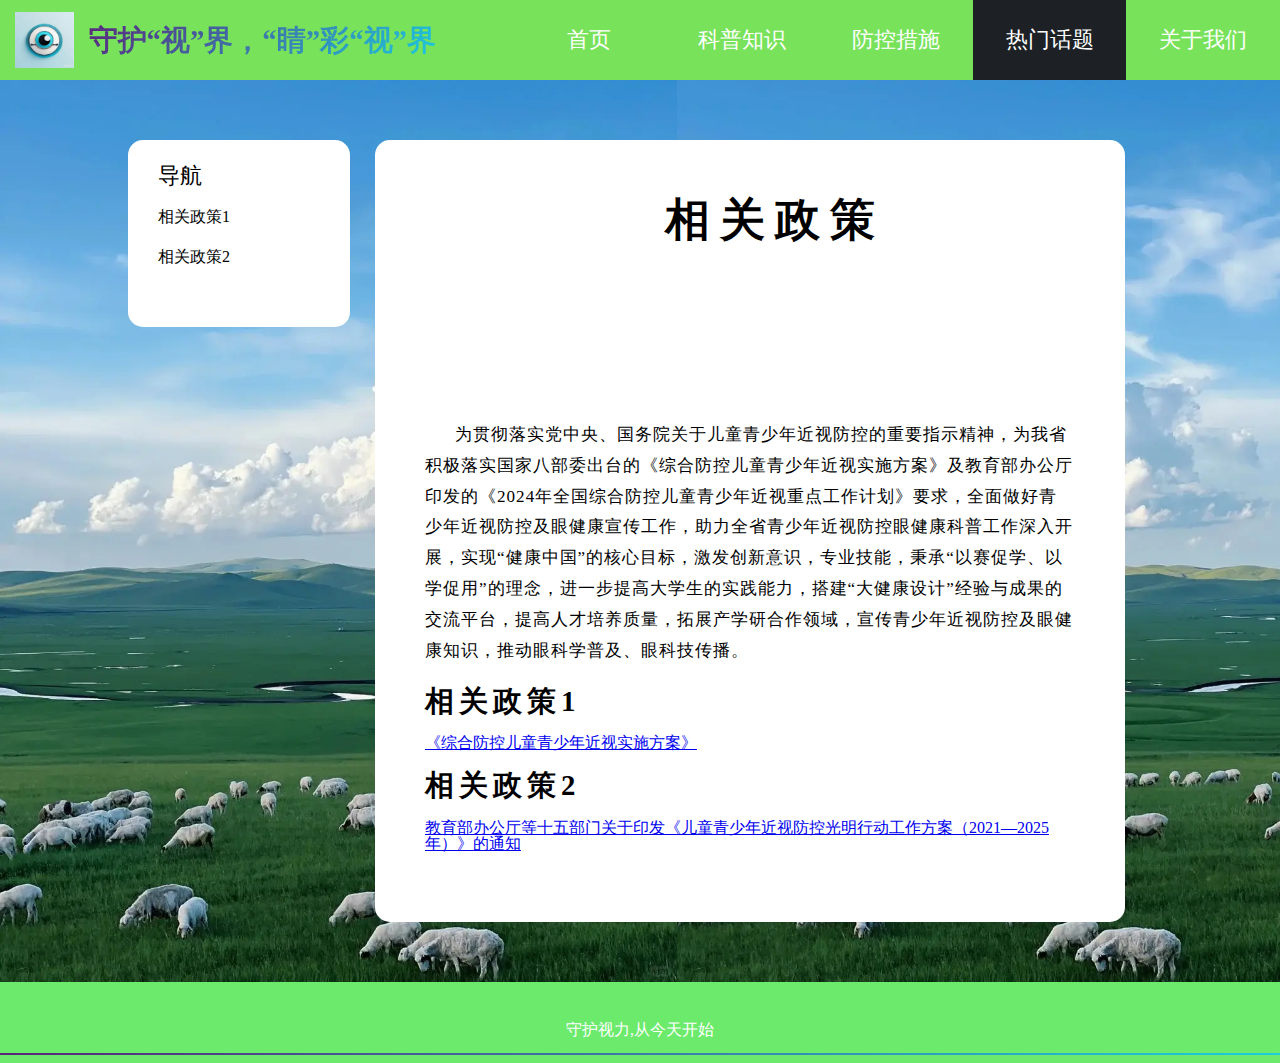
<file: 近视科普/src/nav3-page3.html>
<!DOCTYPE html>
<html lang="en">
<head>
    <meta charset="UTF-8">
    <title>热门话题</title>
    <!--清空样式-->
    <link rel="stylesheet" href="css/base/reset.css">
    <!--默认样式-->
    <link rel="stylesheet" href="css/base/default.css">
    <!--容器样式-->
    <link rel="stylesheet" href="css/container.css">
    <!--内容区样式-->
    <link rel="stylesheet" href="css/content.css">
</head>
<body>
    <!--header-->
    <ast-header nav-selected="3"></ast-header>
    <script src="js/ast-header.js"></script>

    <!--main-->
    <main style="background-image: url('img/bg_container.jpg');">
        <div id="view_container">

            <!--侧边栏-->
            <div id="sidebar_container">
                <side-bar></side-bar>
            </div>

            <div id="content_container">

                <!--标题-->
                <div id="content_title">相关政策</div>

                <!--内容区-->
                <div id="content">
                    <p>为贯彻落实党中央、国务院关于儿童青少年近视防控的重要指示精神，为我省积极落实国家八部委出台的《综合防控儿童青少年近视实施方案》及教育部办公厅印发的《2024年全国综合防控儿童青少年近视重点工作计划》要求，全面做好青少年近视防控及眼健康宣传工作，助力全省青少年近视防控眼健康科普工作深入开展，实现“健康中国”的核心目标，激发创新意识，专业技能，秉承“以赛促学、以学促用”的理念，进一步提高大学生的实践能力，搭建“大健康设计”经验与成果的交流平台，提高人才培养质量，拓展产学研合作领域，宣传青少年近视防控及眼健康知识，推动眼科学普及、眼科技传播。</p>
                    <h1>相关政策1</h1>
                        <a href="https://www.gov.cn/gongbao/content/2019/content_5361801.htm">《综合防控儿童青少年近视实施方案》</a>
                    
                    <h1>相关政策2</h1>
                       <a href="http://www.moe.gov.cn/srcsite/A17/moe_943/s3285/202105/t20210511_530655.html">教育部办公厅等十五部门关于印发《儿童青少年近视防控光明行动工作方案（2021—2025年）》的通知</a>
                           
                        
                    <h1></h1>     
            </div>
            <script src="js/content.js"></script>
            <script src="js/sidebar.js"></script>
        </div>
    </main>

    <!--footer-->
    <ast-footer></ast-footer>
    <script src="js/ast-footer.js"></script>
</body>
</html>
</file>
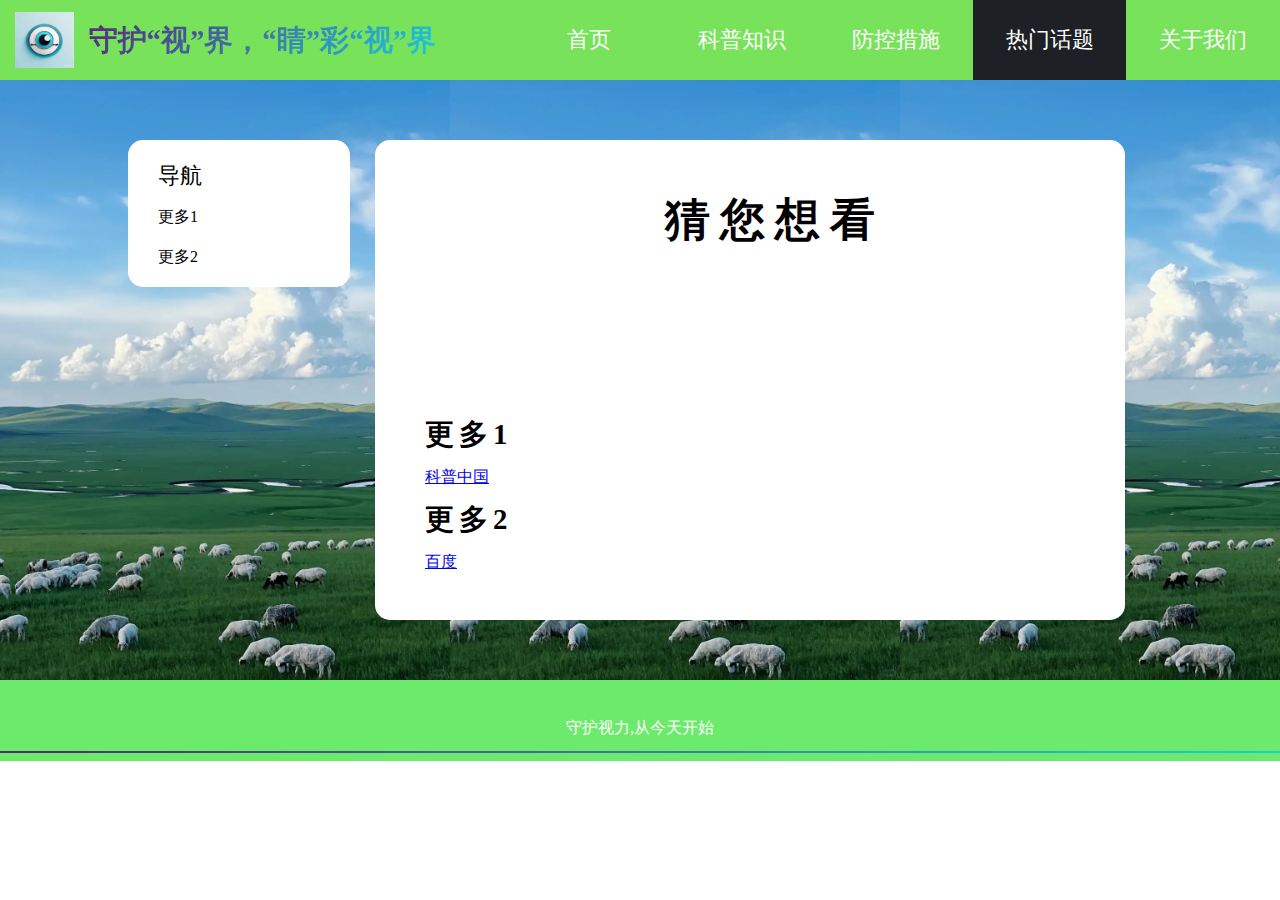
<file: 近视科普/src/nav3-page4.html>
<!DOCTYPE html>
<html lang="en">
<head>
    <meta charset="UTF-8">
    <title>热门话题</title>
    <!--清空样式-->
    <link rel="stylesheet" href="css/base/reset.css">
    <!--默认样式-->
    <link rel="stylesheet" href="css/base/default.css">
    <!--容器样式-->
    <link rel="stylesheet" href="css/container.css">
    <!--内容区样式-->
    <link rel="stylesheet" href="css/content.css">
</head>
<body>
    <!--header-->
    <ast-header nav-selected="3"></ast-header>
    <script src="js/ast-header.js"></script>

    <!--main-->
    <main style="background-image: url('img/bg_container.jpg');">
        <div id="view_container">

            <!--侧边栏-->
            <div id="sidebar_container">
                <side-bar></side-bar>
            </div>

            <div id="content_container">

                <!--标题-->
                <div id="content_title">猜您想看</div>

                <!--内容区-->
                <div id="content">
                    <h1>更多1</h1>
                    <a href="https://www.kepuchina.cn/search/index?search=%E8%BF%91%E8%A7%86%E9%98%B2%E6%8E%A7&search_type=1">科普中国</a>
                    <h1>更多2</h1> 
                    <a href="https://www.baidu.com/s?tn=15007414_24_dg&wd=%E8%BF%91%E8%A7%86%E9%98%B2%E6%8E%A7">百度</a>
                </div>
            </div>
            <script src="js/content.js"></script>
            <script src="js/sidebar.js"></script>
        </div>
    </main>

    <!--footer-->
    <ast-footer></ast-footer>
    <script src="js/ast-footer.js"></script>
</body>
</html>
</file>
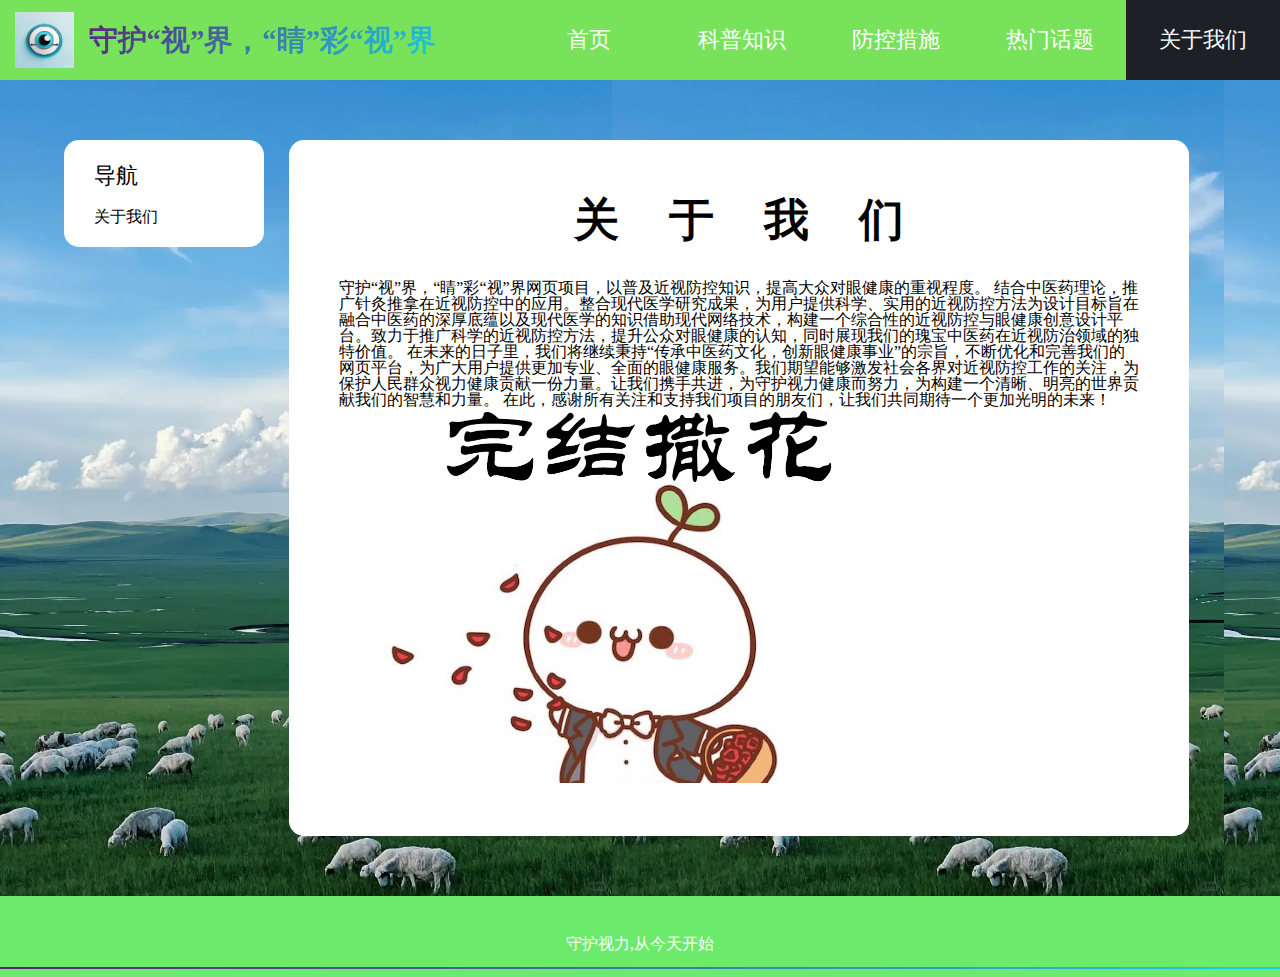
<file: 近视科普/src/pictures.html>
<!DOCTYPE html>
<html lang="en">
<head>
    <meta charset="UTF-8">
    <title>关于我们</title>
    <!--导入jquery-->
    <script src="js/jquery-3.1.1.min.js"></script>
    <!--清空样式-->
    <link rel="stylesheet" href="css/base/reset.css">
    <!--默认样式-->
    <link rel="stylesheet" href="css/base/default.css">
    <!--容器样式-->
    <link rel="stylesheet" href="css/container.css">
    <!--图片区样式-->
    <link rel="stylesheet" href="css/picture.css">
    <!--声明函数和数据-->
    <script src="js/picture_functions.js"></script>
</head>
<body>

    <!--header-->
    <ast-header nav-selected="4"></ast-header>
    <script src="js/ast-header.js"></script>

    <!--main-->
    <main style="background-image: url('img/bg_container.jpg')">
        <div id="picture_view_container">

            <!--侧边栏-->
            <div id="picture_sidebar_container">
                <picture-sidebar></picture-sidebar>
            </div>
            <script src="js/picture-sidebar.js"></script>

            <div id="picture_content_container">
                <!--标题-->
                <div id="picture_title">关于我们</div>
                <!--图片容器-->
             <div id="content">
                <p>
                    守护“视”界，“睛”彩“视”界网页项目，以普及近视防控知识，提高大众对眼健康的重视程度。
                    结合中医药理论，推广针灸推拿在近视防控中的应用。整合现代医学研究成果，为用户提供科学、实用的近视防控方法为设计目标旨在融合中医药的深厚底蕴以及现代医学的知识借助现代网络技术，构建一个综合性的近视防控与眼健康创意设计平台。致力于推广科学的近视防控方法，提升公众对眼健康的认知，同时展现我们的瑰宝中医药在近视防治领域的独特价值。
                    在未来的日子里，我们将继续秉持“传承中医药文化，创新眼健康事业”的宗旨，不断优化和完善我们的网页平台，为广大用户提供更加专业、全面的眼健康服务。我们期望能够激发社会各界对近视防控工作的关注，为保护人民群众视力健康贡献一份力量。让我们携手共进，为守护视力健康而努力，为构建一个清晰、明亮的世界贡献我们的智慧和力量。
                    在此，感谢所有关注和支持我们项目的朋友们，让我们共同期待一个更加光明的未来！
                </p>


                <img src="img\last.png" alt="" width=600 height=375>
                

             </div>
    </main>

    <!--footer-->
    <ast-footer></ast-footer>
    <script src="js/ast-footer.js"></script>
</body>
</html>
</file>
<file: 近视科普/src/css/base/default.css>
:root {
    --main-color: #0466be;
    --header-bg-color: rgb(43, 49, 56);
    --gradient-color: linear-gradient(135deg, #5b247a, #1bcedf);
    --nav-hover-color: var(--main-color);
    --nav-hover-bg-color: rgb(29, 33, 38);
    --start-button-hover-color: var(--main-color);
    --footer-bg-color: rgb(43, 49, 56);
    --side-bar-item-hover-color: #eee;
    --carousel-img-border-color: #9e9e9e;
}
body,html {
    width: 100%;
    height: auto;
    overflow-x: hidden;
}
li {
    list-style: none;
}
</file>
<file: 近视科普/src/css/index.css>
/* main */
main {
    width: 100vw;
    height: 100vh;
    background-size: cover;
    position: relative;
}
#start_btn {
    width: 150px;
    height: 50px;
    position: absolute;
    left: 44%;
    bottom: 34%;
    border-radius: 15px;
    font-size: 1.2em;
    color: white;
    border: 0;
    background-image: var(--gradient-color);
    transition: all 0.2s;
}
#start_btn:hover {
    box-shadow: 0 0 20px 4px var(--start-button-hover-color);
}
</file>
<file: 近视科普/src/css/container.css>
/* main */
main {
    width: 100%;
    height: auto;
    min-height: 100%;
    background-size: contain;
    overflow: hidden;
}
#view_container {
    width: 80%;
    height: auto;
    margin: 60px auto;
    display: flex;
    justify-content: flex-start;
}
#sidebar_container {
    width: 222px;
    height: auto;
    position: relative;
}
#content_container {
    width: 750px;
    height: auto;
    box-sizing: border-box;
    margin-left: 25px;
    background-color: white;
    padding: 30px 50px 50px 50px;
    border-radius: 15px;
}

#picture_view_container {
    width: 90%;
    height: auto;
    margin: 60px auto;
    display: flex;
    justify-content: flex-start;
}
#picture_sidebar_container {
    width: 200px;
    height: auto;
    position: relative;
}
#picture_content_container {
    width: 900px;
    height: auto;
    box-sizing: border-box;
    margin-left: 25px;
    background-color: white;
    padding: 30px 50px 50px 50px;
    border-radius: 15px;
}
</file>
<file: 近视科普/src/css/content.css>
/* content_title */
#content_title {
    width: 100%;
    height: 200px;
    line-height: 100px;
    font-size: 2.8em;
    font-weight: bold;
    text-align: center;
    letter-spacing: 10px;
    transform: translateX(25px);
    margin-bottom: 10px;
}


/* content */
#content {
    width: 100%;
    height: auto;
    margin-top: 50px;
}
#content h1 {
    font-size: 1.8em;
    font-weight: bold;
    margin: 20px 0;
    letter-spacing: 5px;
}
#content h2 {
    font-size: 1.2em;
    font-weight: bold;
    margin: 10px 0;
}
#content p {
    font-size: 1.07em;
    text-indent: 30px;
    line-height: 1.8;
    letter-spacing: 1px;
}
#content sup {
    vertical-align: super;
    font-size: 0.5em;
}
#content li {
    list-style: decimal;
    font-size: 1.07em;
    margin: 20px 0 20px 30px;
}
</file>
<file: 近视科普/src/css/picture.css>
/* picture_title */#picture_title {    width: 100%;    height: 100px;    line-height: 100px;    font-size: 2.8em;    font-weight: bold;    text-align: center;    letter-spacing: 50px;    transform: translateX(25px);    margin-bottom: 10px;}/* picture_container */#picture_container {    width: 100%;    height: auto;    position: relative;}#picture_container .box {    padding: 20px 0 0 20px;    float: left;}#picture_container .box .pic {    padding: 7px;    border: 1px solid #ccc;    border-radius: 5px;    box-shadow: 0 0 5px #ccc;}#picture_container .box .pic img {    width: 160px;    height: auto;    object-fit: contain;}
</file>
